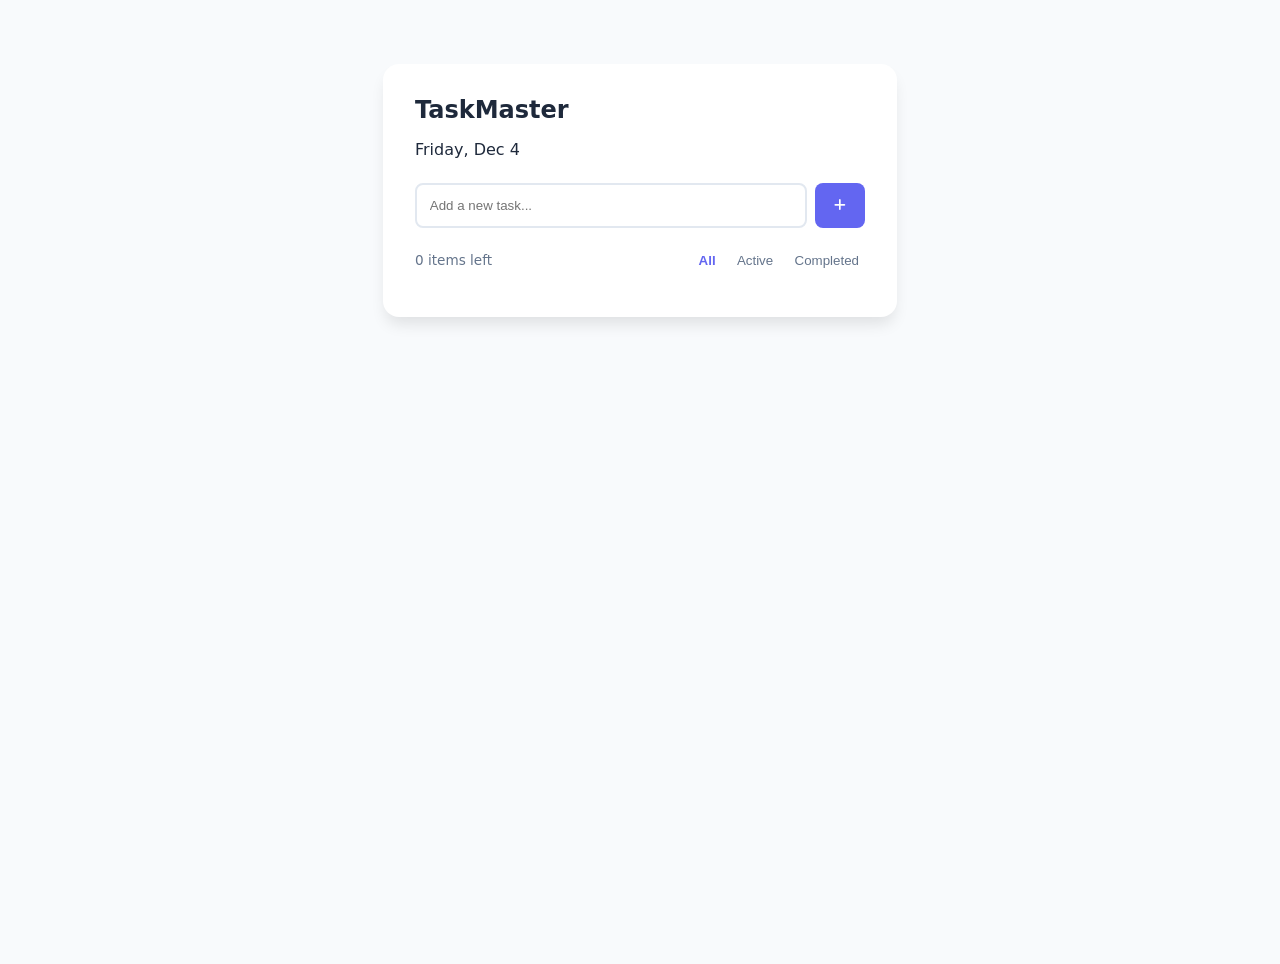
<file: To_Do_list/index.html>
<!doctype html>
<html lang="en">
  <head>
    <meta charset="UTF-8" />
    <meta name="viewport" content="width=device-width, initial-scale=1.0" />
    <title>TaskMaster Pro</title>
    <link
      rel="stylesheet"
      href="https://cdnjs.cloudflare.com/ajax/libs/font-awesome/6.0.0/css/all.min.css"
    />
    <link rel="stylesheet" href="style.css" />
  </head>
  <body>
    <main class="app-card">
      <header>
        <h1>TaskMaster</h1>
        <p id="date-display"></p>
      </header>

      <section class="input-section">
        <input
          type="text"
          id="todo-input"
          placeholder="Add a new task..."
          maxlength="50"
        />
        <button id="add-btn" aria-label="Add Task">
          <i class="fas fa-plus"></i>
        </button>
      </section>

      <section class="filter-controls">
        <span id="items-left">0 items left</span>
        <div class="filters">
          <button class="filter-btn active" data-filter="all">All</button>
          <button class="filter-btn" data-filter="active">Active</button>
          <button class="filter-btn" data-filter="completed">Completed</button>
        </div>
      </section>

      <ul id="todo-list" class="task-list"></ul>
    </main>
    <script src="script.js"></script>
  </body>
</html>
</file>
<file: To_Do_list/style.css>
:root {
    --primary: #6366f1;
    --primary-hover: #4f46e5;
    --bg: #f8fafc;
    --card-bg: #ffffff;
    --text-main: #1e293b;
    --text-muted: #64748b;
    --danger: #ef4444;
    --success: #22c55e;
    --shadow: 0 10px 15px -3px rgba(0, 0, 0, 0.1);
}

body {
    background-color: var(--bg);
    color: var(--text-main);
    font-family: 'Inter', system-ui, sans-serif;
    display: flex;
    justify-content: center;
    min-height: 100vh;
    margin: 0;
    padding-top: 4rem;
}

.app-card {
    background: var(--card-bg);
    width: 100%;
    max-width: 450px;
    border-radius: 16px;
    box-shadow: var(--shadow);
    padding: 2rem;
    height: fit-content;
}

header h1 { margin: 0; font-size: 1.5rem; }
.badge { font-size: 0.7rem; background: var(--primary); color: white; padding: 2px 8px; border-radius: 10px; vertical-align: middle; }

.input-section {
    display: flex;
    margin-top: 1.5rem;
    gap: 0.5rem;
}

input {
    flex: 1;
    padding: 0.8rem;
    border: 2px solid #e2e8f0;
    border-radius: 8px;
    outline: none;
    transition: border-color 0.2s;
}

input:focus { border-color: var(--primary); }

#add-btn {
    background: var(--primary);
    color: white;
    border: none;
    border-radius: 8px;
    padding: 0 1.2rem;
    cursor: pointer;
}

.filter-controls {
    display: flex;
    justify-content: space-between;
    align-items: center;
    margin-top: 1.5rem;
    font-size: 0.85rem;
    color: var(--text-muted);
}

.filter-btn {
    background: none;
    border: none;
    color: var(--text-muted);
    cursor: pointer;
    margin-left: 5px;
}

.filter-btn.active { color: var(--primary); font-weight: bold; }

.task-list {
    margin-top: 1rem;
    padding: 0;
    list-style: none;
}

.task-item {
    display: flex;
    align-items: center;
    padding: 0.75rem 0;
    border-bottom: 1px solid #f1f5f9;
    animation: fadeIn 0.3s ease;
}

.task-item.completed span {
    text-decoration: line-through;
    color: var(--text-muted);
}

.task-item span { flex: 1; margin-left: 10px; cursor: pointer; }

.actions button {
    background: none;
    border: none;
    cursor: pointer;
    padding: 5px;
    opacity: 0.6;
}

.actions .delete-btn:hover { color: var(--danger); opacity: 1; }
.actions .edit-btn:hover { color: var(--primary); opacity: 1; }

@keyframes fadeIn {
    from { opacity: 0; transform: translateY(10px); }
    to { opacity: 1; transform: translateY(0); }
}
</file>
